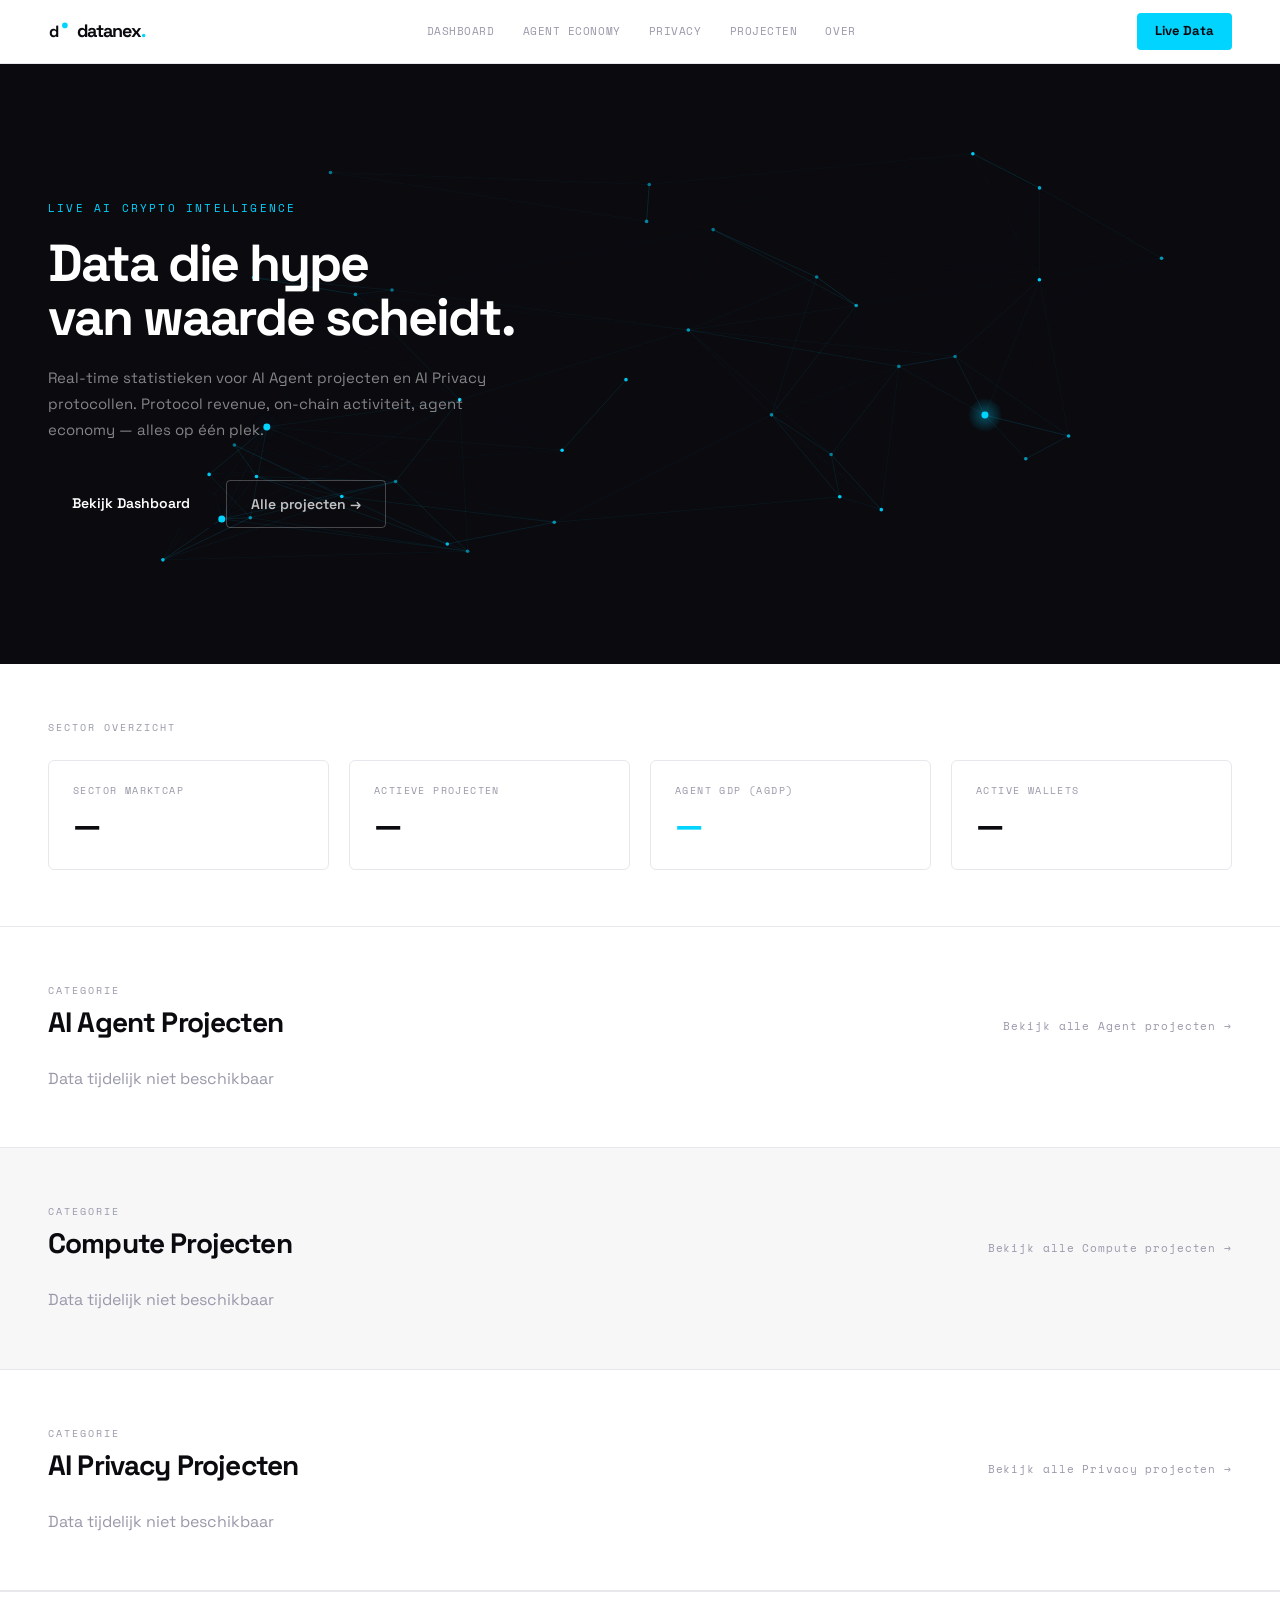
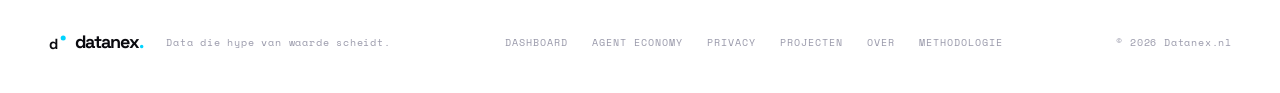
<file: src/index.html>
<!DOCTYPE html>
<html lang="nl">
<head>
  <meta charset="UTF-8">
  <meta name="viewport" content="width=device-width, initial-scale=1.0">
  <title>Datanex — AI Crypto Intelligence</title>
  <meta name="description" content="Real-time statistieken voor AI Agent projecten en AI Privacy protocollen. Hype van waarde scheiden met verifieerbare on-chain data.">
  <link rel="icon" type="image/svg+xml" href="/favicon.svg">
  <link href="https://fonts.googleapis.com/css2?family=Space+Grotesk:wght@300;400;500;600;700&family=Space+Mono:wght@400;700&display=swap" rel="stylesheet">
  <link rel="stylesheet" href="css/style.css">
</head>
<body>

  <!-- ══════════════════════════════════════════
       NAVIGATIE
  ══════════════════════════════════════════ -->
  <nav class="nav">
    <a href="index.html" class="nav-brand">
      <svg width="20" height="20" viewBox="0 0 32 32" fill="none" xmlns="http://www.w3.org/2000/svg">
        <text x="1" y="26" font-family="'Space Grotesk', sans-serif" font-weight="700" font-size="26" fill="#0A0A0F">d</text>
        <circle cx="27" cy="7" r="4.5" fill="#00D4FF"/>
      </svg>
      <span class="nav-logo-text">datanex<span class="dot">.</span></span>
    </a>

    <div class="nav-links">
      <a href="index.html">Dashboard</a>
      <a href="#">Agent Economy</a>
      <a href="#">Privacy</a>
      <a href="#">Projecten</a>
      <a href="#">Over</a>
    </div>

    <a href="#" class="btn-cyan">Live Data</a>
  </nav>


  <!-- ══════════════════════════════════════════
       HERO — Donkere achtergrond + wireframe animatie
  ══════════════════════════════════════════ -->
  <section class="hero">
    <canvas id="hero-canvas"></canvas>

    <div class="hero-content">
      <div class="hero-eyebrow">Live AI Crypto Intelligence</div>
      <h1 class="hero-headline">Data die hype<br>van waarde scheidt.</h1>
      <p class="hero-sub">
        Real-time statistieken voor AI Agent projecten en AI Privacy protocollen.
        Protocol revenue, on-chain activiteit, agent economy — alles op één plek.
      </p>
      <div class="hero-ctas">
        <a href="#" class="btn-black">Bekijk Dashboard</a>
        <a href="#" class="btn-outline-light">Alle projecten →</a>
      </div>
    </div>
  </section>


  <!-- ══════════════════════════════════════════
       KEY STATISTIEKEN — gevuld via main.js
  ══════════════════════════════════════════ -->
  <section class="key-stats">
    <div class="key-stats-inner">
      <div class="section-label">Sector overzicht</div>
      <div class="stats-grid">

        <div class="stat-card">
          <div class="stat-label">Sector Marktcap</div>
          <div class="stat-value" id="stat-marktcap">—</div>
          <div class="stat-delta" id="delta-marktcap"></div>
        </div>

        <div class="stat-card">
          <div class="stat-label">Actieve Projecten</div>
          <div class="stat-value" id="stat-projecten">—</div>
          <div class="stat-delta" id="delta-projecten"></div>
        </div>

        <div class="stat-card">
          <div class="stat-label">Agent GDP (aGDP)</div>
          <div class="stat-value accent" id="stat-gdp">—</div>
          <div class="stat-delta" id="delta-gdp"></div>
        </div>

        <div class="stat-card">
          <div class="stat-label">Active Wallets</div>
          <div class="stat-value" id="stat-wallets">—</div>
          <div class="stat-delta" id="delta-wallets"></div>
        </div>

      </div>
    </div>
  </section>


  <!-- ══════════════════════════════════════════
       AI AGENT PROJECTEN — kaarten via main.js
  ══════════════════════════════════════════ -->
  <section class="projects-section">
    <div class="projects-inner">

      <div class="section-header">
        <div class="section-heading-group">
          <div class="section-label">Categorie</div>
          <h2 class="section-title">AI Agent Projecten</h2>
        </div>
        <a href="#" class="section-link">Bekijk alle Agent projecten →</a>
      </div>

      <div class="projects-grid" id="grid-agent">
        <div class="grid-laadt">Data wordt geladen…</div>
      </div>

    </div>
  </section>


  <!-- ══════════════════════════════════════════
       COMPUTE PROJECTEN — kaarten via main.js
  ══════════════════════════════════════════ -->
  <section class="projects-section alt">
    <div class="projects-inner">

      <div class="section-header">
        <div class="section-heading-group">
          <div class="section-label">Categorie</div>
          <h2 class="section-title">Compute Projecten</h2>
        </div>
        <a href="#" class="section-link">Bekijk alle Compute projecten →</a>
      </div>

      <div class="projects-grid" id="grid-compute">
        <div class="grid-laadt">Data wordt geladen…</div>
      </div>

    </div>
  </section>


  <!-- ══════════════════════════════════════════
       AI PRIVACY PROJECTEN — kaarten via main.js
  ══════════════════════════════════════════ -->
  <section class="projects-section">
    <div class="projects-inner">

      <div class="section-header">
        <div class="section-heading-group">
          <div class="section-label">Categorie</div>
          <h2 class="section-title">AI Privacy Projecten</h2>
        </div>
        <a href="#" class="section-link">Bekijk alle Privacy projecten →</a>
      </div>

      <div class="projects-grid" id="grid-privacy">
        <div class="grid-laadt">Data wordt geladen…</div>
      </div>

    </div>
  </section>


  <!-- ══════════════════════════════════════════
       FOOTER
  ══════════════════════════════════════════ -->
  <footer class="footer">
    <div class="footer-inner">

      <div class="footer-brand">
        <svg width="18" height="18" viewBox="0 0 32 32" fill="none" xmlns="http://www.w3.org/2000/svg">
          <text x="1" y="26" font-family="'Space Grotesk', sans-serif" font-weight="700" font-size="26" fill="#0A0A0F">d</text>
          <circle cx="27" cy="7" r="4.5" fill="#00D4FF"/>
        </svg>
        <span class="nav-logo-text">datanex<span class="dot">.</span></span>
        <span class="footer-tagline">Data die hype van waarde scheidt.</span>
      </div>

      <div class="footer-links">
        <a href="#">Dashboard</a>
        <a href="#">Agent Economy</a>
        <a href="#">Privacy</a>
        <a href="#">Projecten</a>
        <a href="#">Over</a>
        <a href="#">Methodologie</a>
      </div>

      <div class="footer-copy">&copy; 2026 Datanex.nl</div>

    </div>
  </footer>

  <script src="js/main.js"></script>
</body>
</html>
</file>
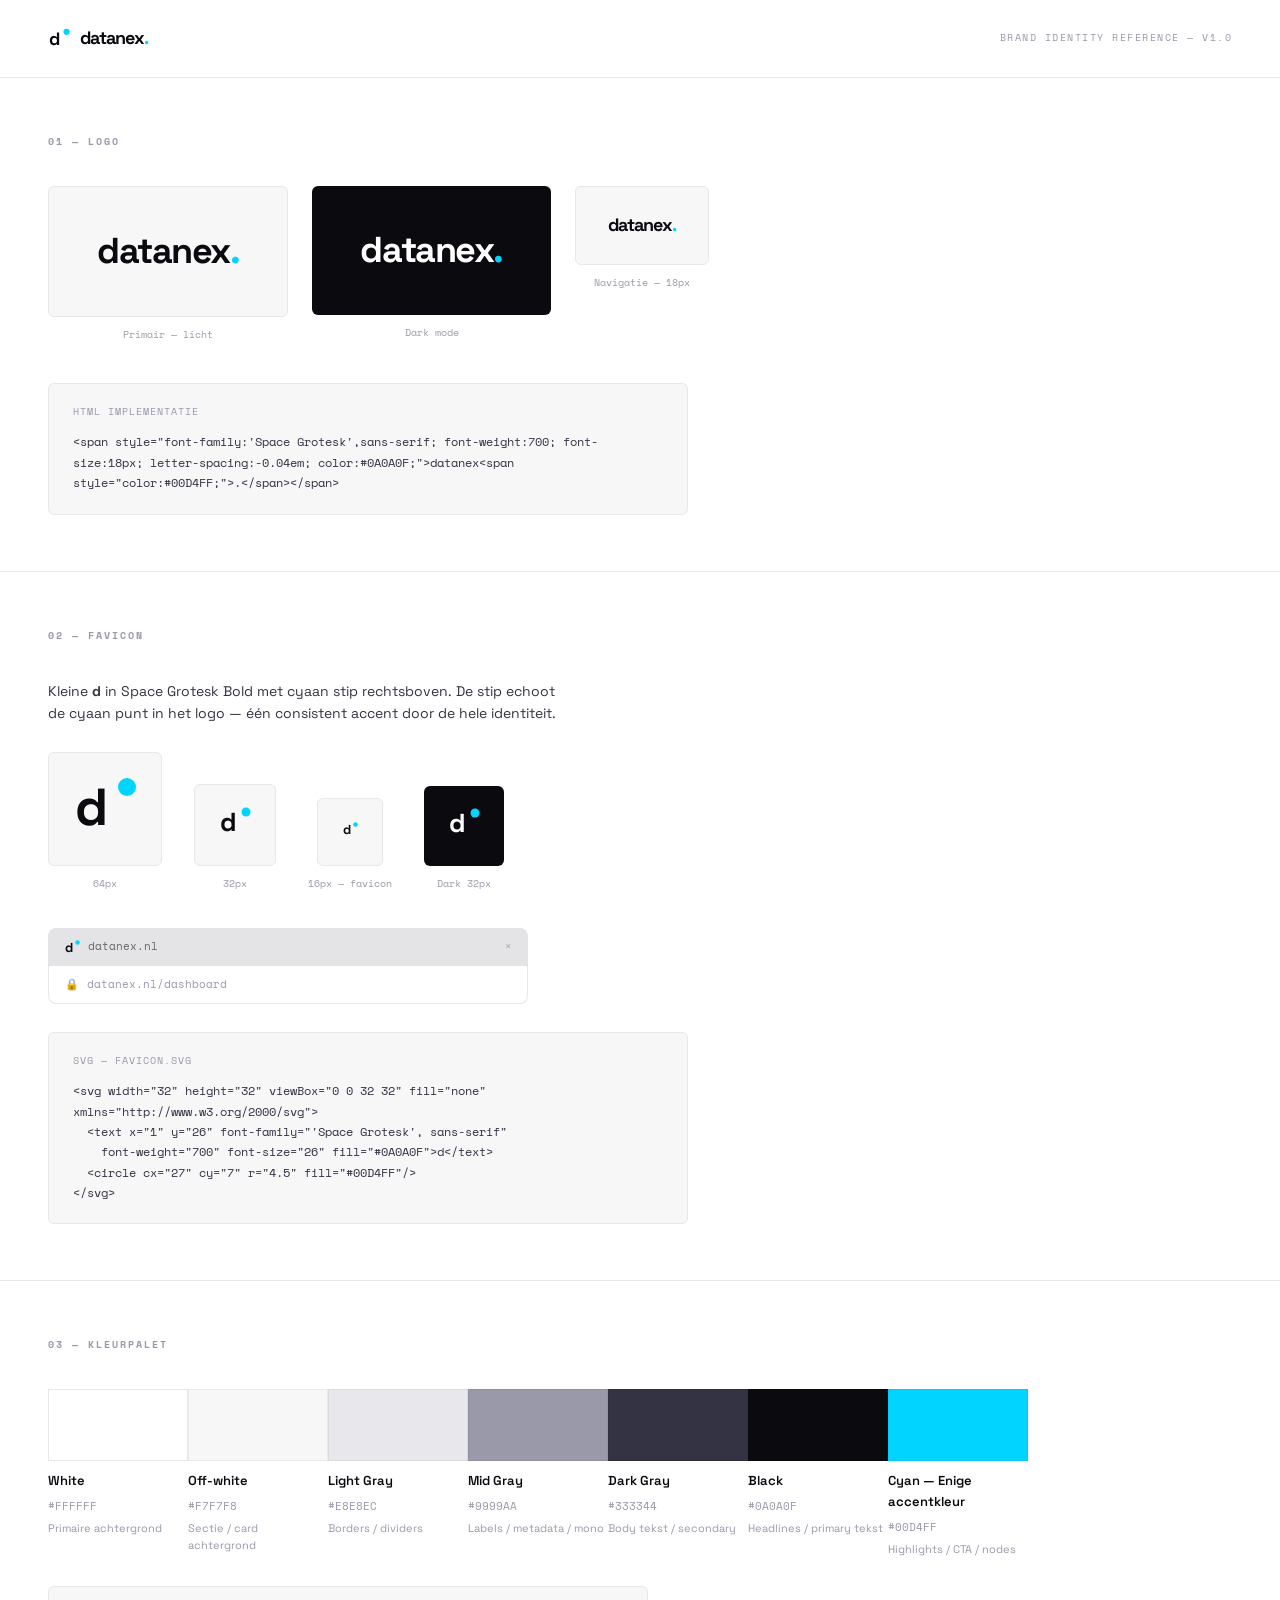
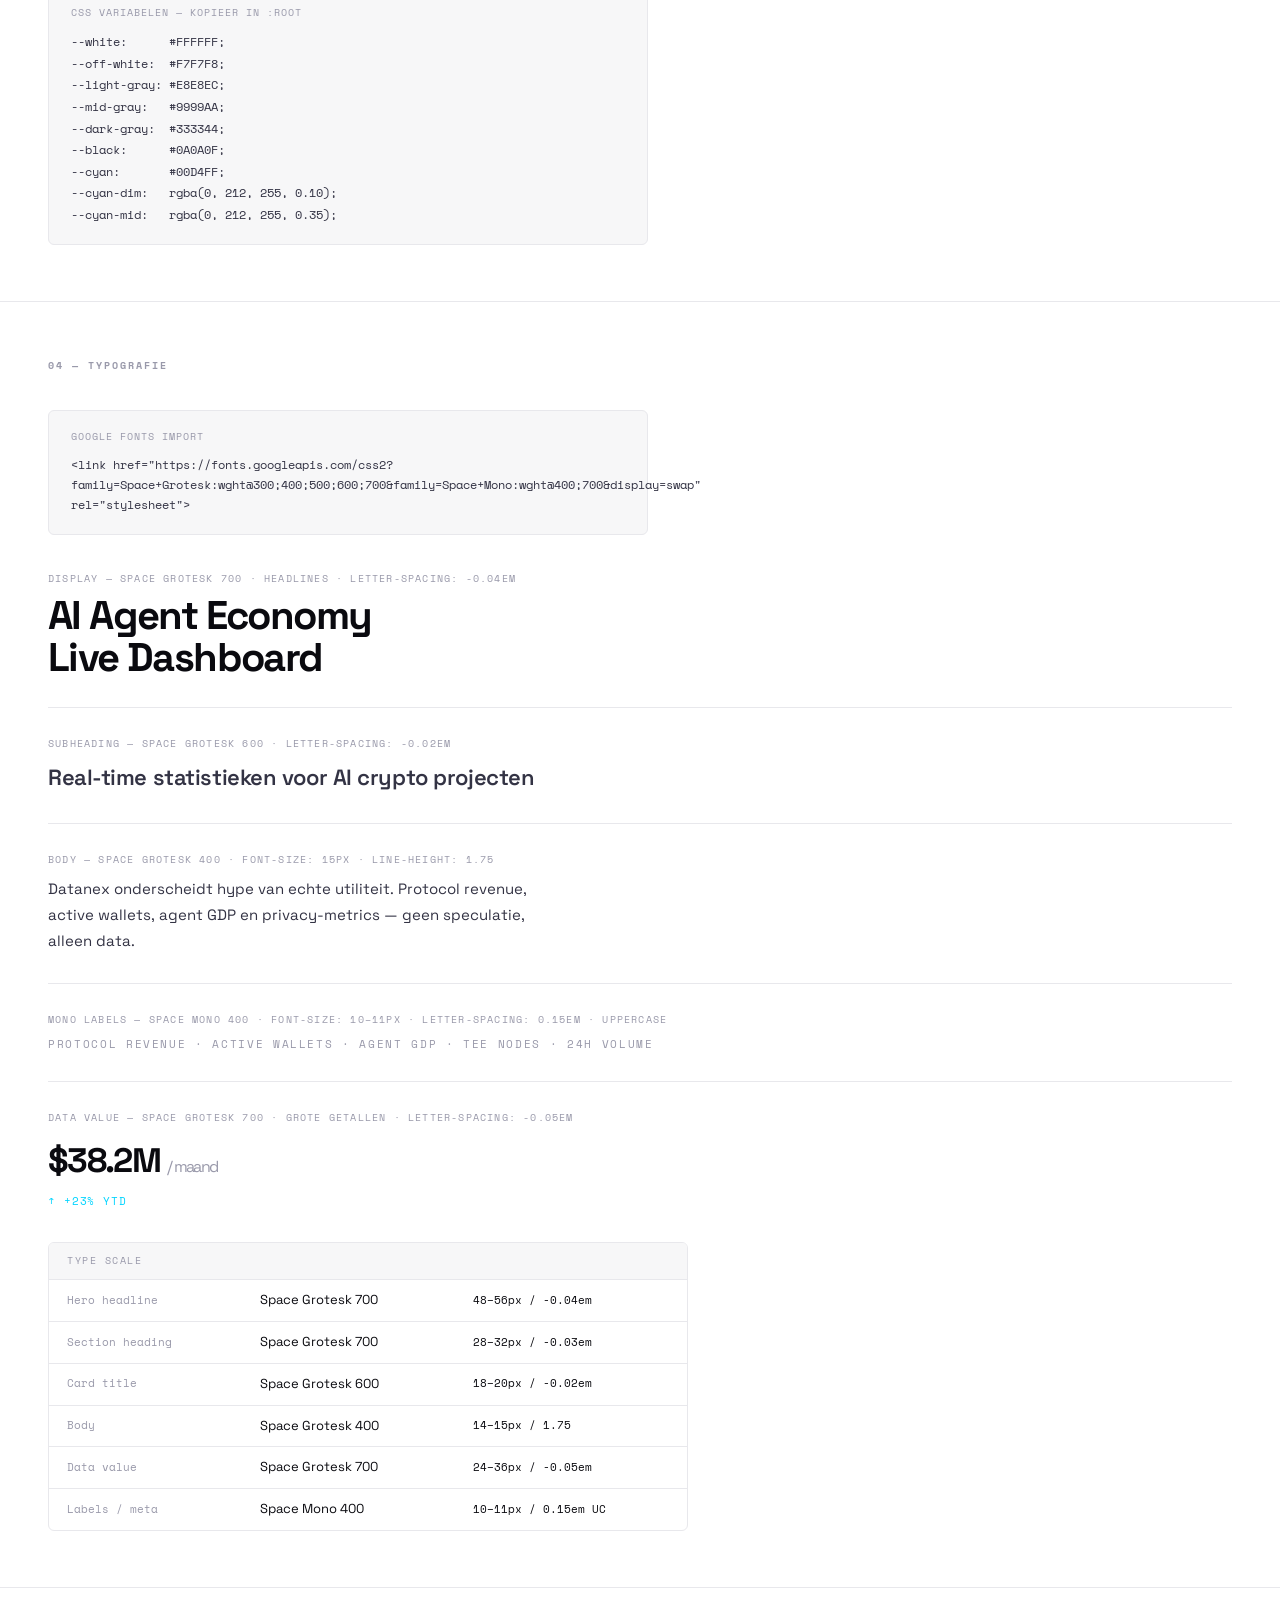
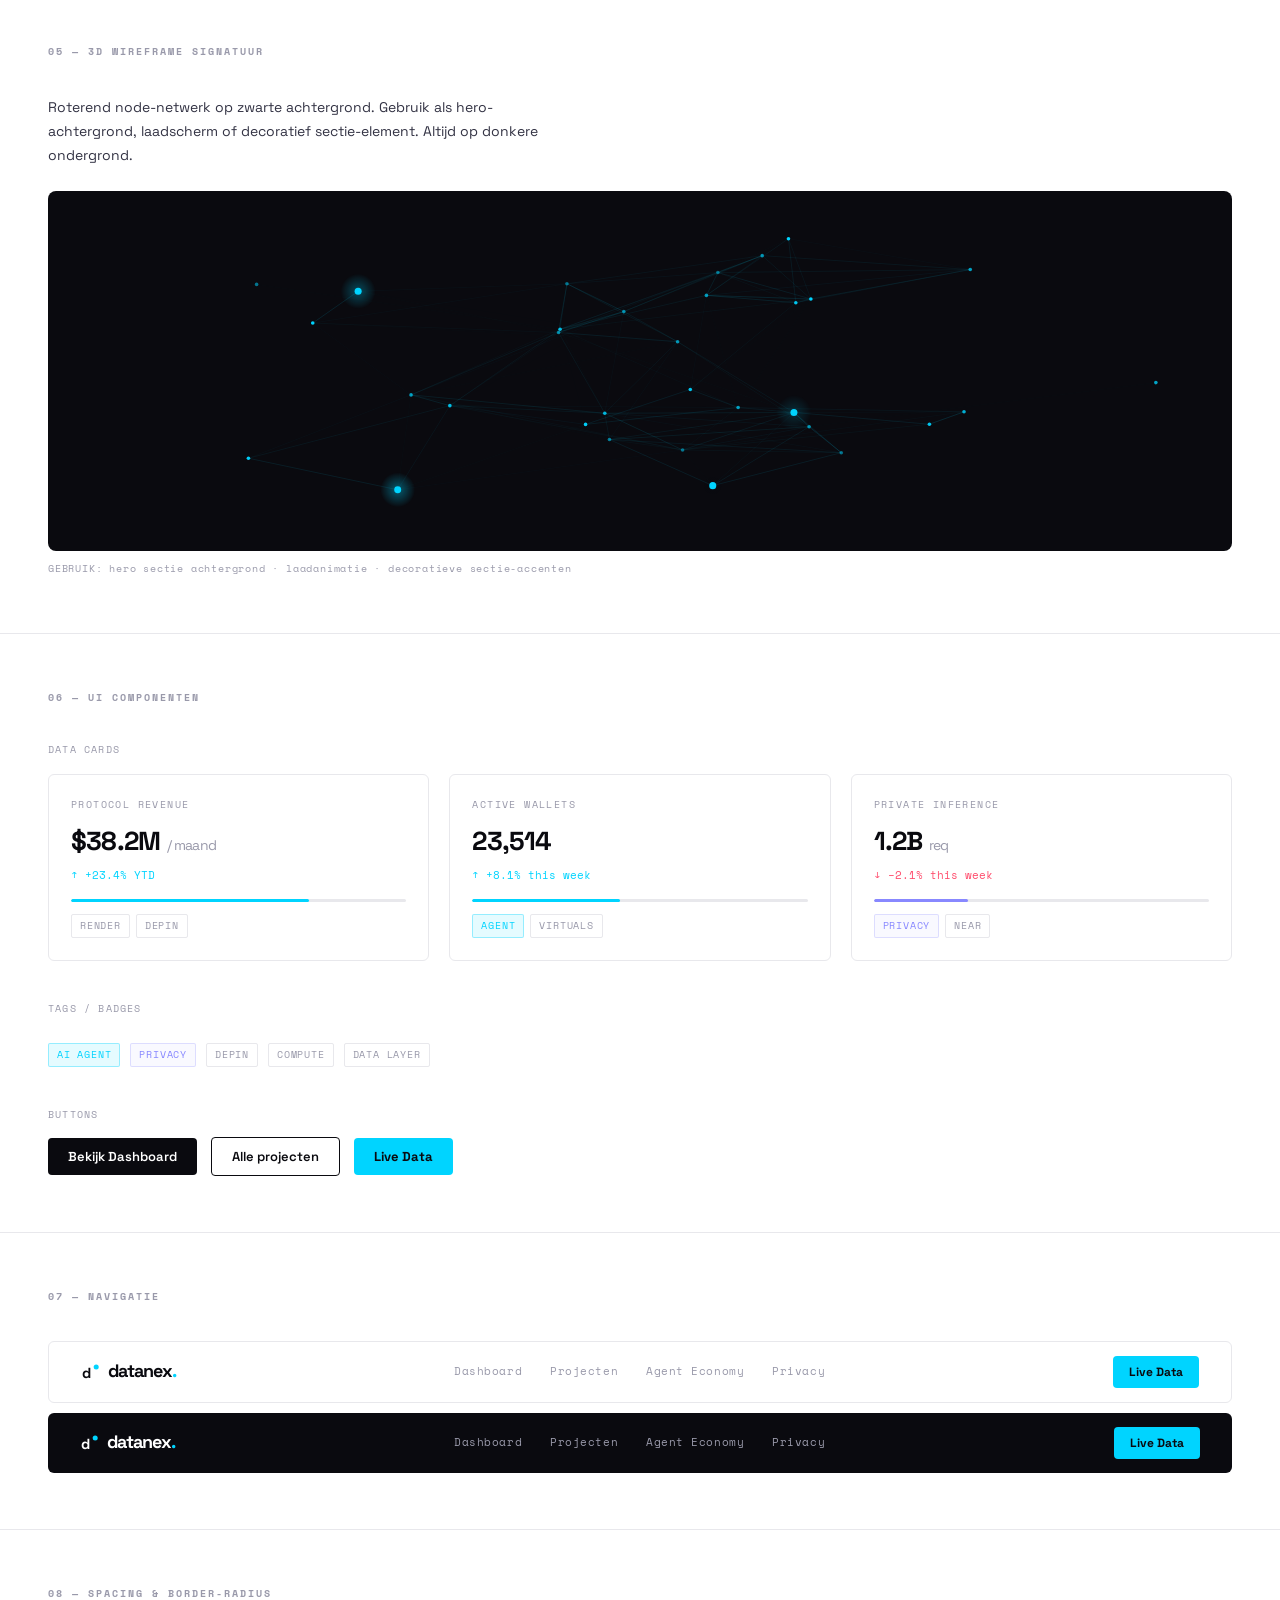
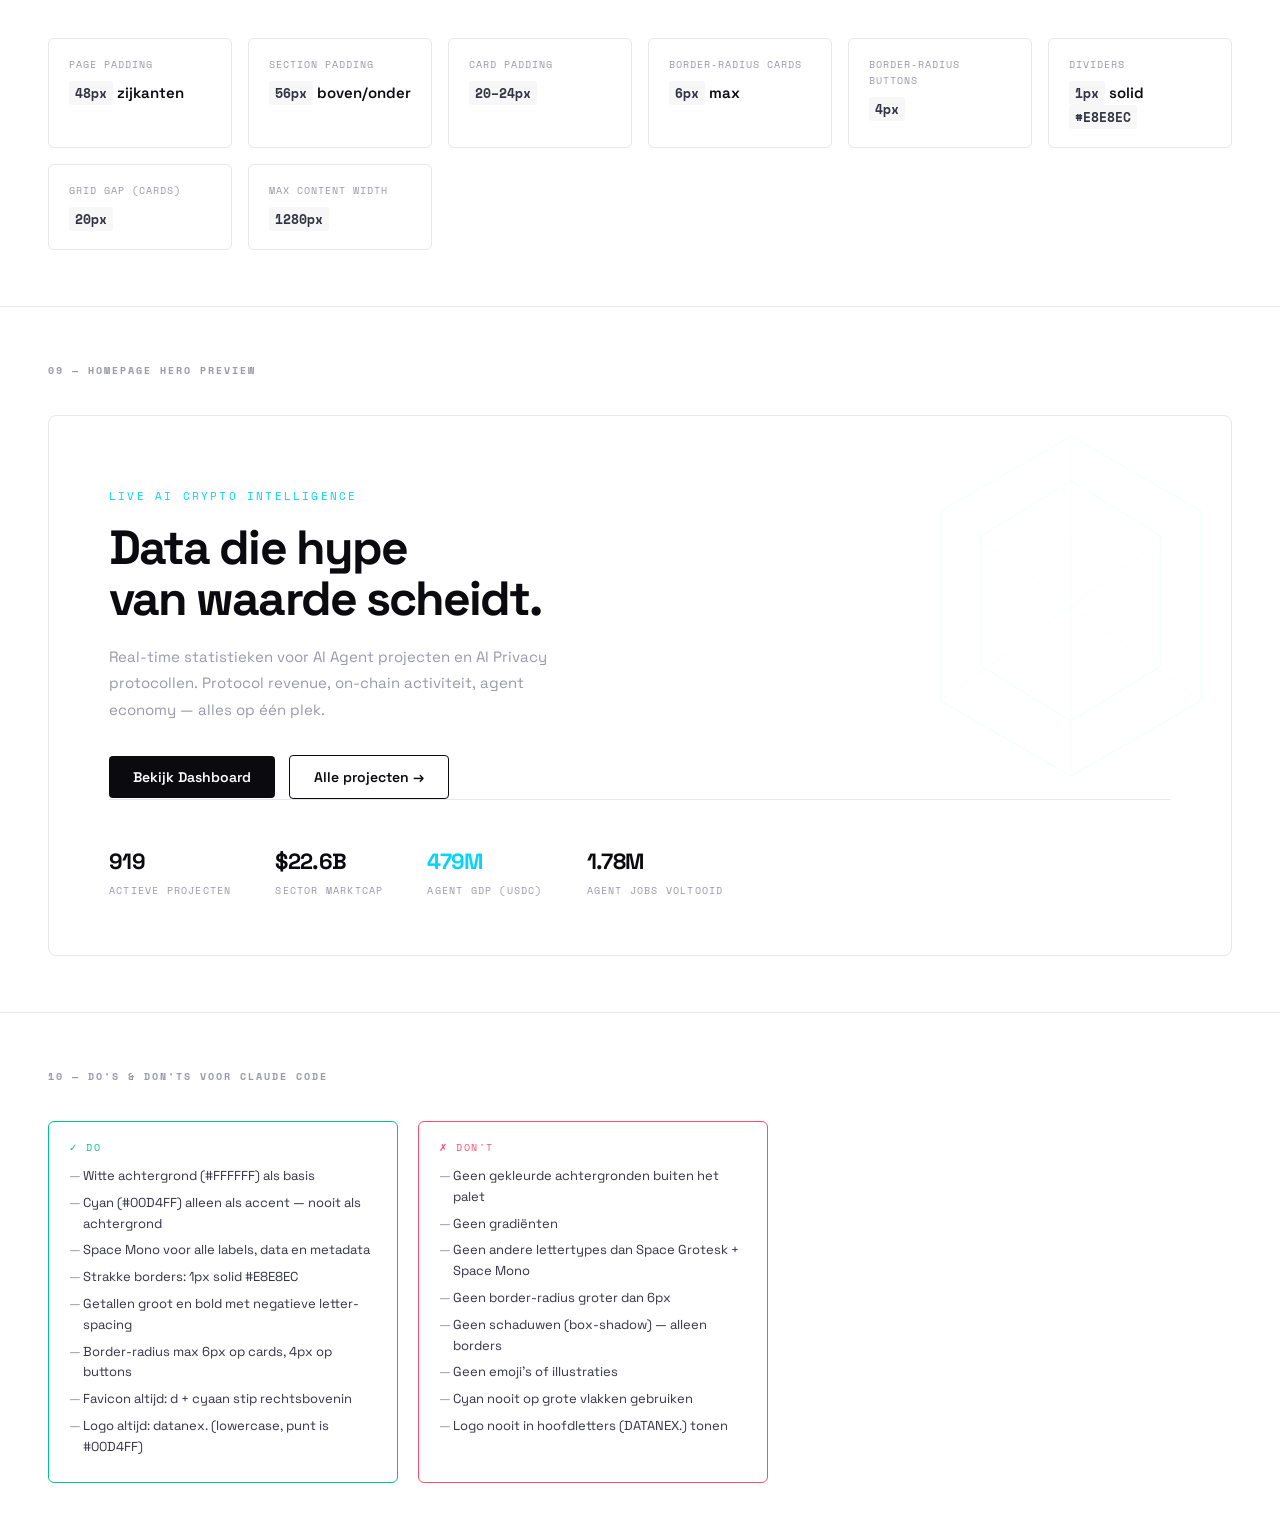
<file: brand/datanex-brand-identity.html>
<!DOCTYPE html>
<html lang="nl">
<head>
<meta charset="UTF-8">
<meta name="viewport" content="width=device-width, initial-scale=1.0">
<title>Datanex — Brand Identity Reference</title>
<link href="https://fonts.googleapis.com/css2?family=Space+Grotesk:wght@300;400;500;600;700&family=Space+Mono:wght@400;700&display=swap" rel="stylesheet">
<style>
  :root {
    --white: #FFFFFF;
    --off-white: #F7F7F8;
    --light-gray: #E8E8EC;
    --mid-gray: #9999AA;
    --dark-gray: #333344;
    --black: #0A0A0F;
    --cyan: #00D4FF;
    --cyan-dim: rgba(0, 212, 255, 0.10);
    --cyan-mid: rgba(0, 212, 255, 0.35);
  }
  * { margin: 0; padding: 0; box-sizing: border-box; }
  body {
    background: var(--white);
    color: var(--black);
    font-family: 'Space Grotesk', sans-serif;
    line-height: 1.6;
  }

  /* ── LAYOUT ── */
  header {
    padding: 24px 48px;
    border-bottom: 1px solid var(--light-gray);
    display: flex;
    align-items: center;
    justify-content: space-between;
  }
  section {
    padding: 56px 48px;
    border-bottom: 1px solid var(--light-gray);
  }
  section h2 {
    font-family: 'Space Mono', monospace;
    font-size: 10px;
    letter-spacing: 0.2em;
    text-transform: uppercase;
    color: var(--mid-gray);
    margin-bottom: 36px;
  }

  /* ── LOGO ── */
  .logo { font-family: 'Space Grotesk', sans-serif; font-weight: 700; letter-spacing: -0.04em; color: var(--black); }
  .logo .dot { color: var(--cyan); }

  /* ── FAVICON MARK ── */
  .favicon-mark { display: inline-flex; align-items: flex-start; position: relative; }

  /* ── COLOR SWATCHES ── */
  .swatch-row { display: flex; flex-wrap: wrap; gap: 0; }
  .swatch { width: 140px; }
  .swatch-block { height: 72px; border: 1px solid rgba(0,0,0,0.05); }
  .swatch-info { padding: 10px 0 0; }
  .swatch-name { font-weight: 600; font-size: 13px; display: block; }
  .swatch-hex { font-family: 'Space Mono', monospace; font-size: 11px; color: var(--mid-gray); }
  .swatch-role { font-size: 11px; color: var(--mid-gray); display: block; margin-top: 2px; }

  /* ── TYPE ── */
  .type-row + .type-row { margin-top: 28px; padding-top: 28px; border-top: 1px solid var(--light-gray); }
  .type-meta { font-family: 'Space Mono', monospace; font-size: 10px; color: var(--mid-gray); letter-spacing: 0.12em; text-transform: uppercase; margin-bottom: 8px; }

  /* ── COMPONENTS ── */
  .comp-grid { display: grid; grid-template-columns: repeat(auto-fit, minmax(260px, 1fr)); gap: 20px; }
  .card { border: 1px solid var(--light-gray); border-radius: 6px; padding: 22px; }
  .card-label { font-family: 'Space Mono', monospace; font-size: 10px; letter-spacing: 0.14em; text-transform: uppercase; color: var(--mid-gray); margin-bottom: 8px; }
  .card-value { font-size: 26px; font-weight: 700; letter-spacing: -0.03em; }
  .card-delta { font-family: 'Space Mono', monospace; font-size: 11px; color: var(--cyan); margin-top: 4px; }
  .card-delta.neg { color: #FF4D6D; }
  .bar { height: 3px; background: var(--light-gray); border-radius: 2px; margin-top: 14px; overflow: hidden; }
  .bar-fill { height: 100%; background: var(--cyan); border-radius: 2px; }
  .tag { display: inline-block; font-family: 'Space Mono', monospace; font-size: 10px; letter-spacing: 0.08em; text-transform: uppercase; padding: 3px 8px; border-radius: 2px; margin-top: 12px; margin-right: 6px; }
  .tag-agent { background: var(--cyan-dim); color: var(--cyan); border: 1px solid var(--cyan-mid); }
  .tag-privacy { background: rgba(180,180,255,0.08); color: #8888FF; border: 1px solid rgba(136,136,255,0.25); }
  .tag-neutral { background: transparent; color: var(--mid-gray); border: 1px solid var(--light-gray); }

  .btn-black { display: inline-block; background: var(--black); color: var(--white); font-family: 'Space Grotesk', sans-serif; font-size: 13px; font-weight: 600; padding: 10px 20px; border-radius: 4px; border: none; cursor: pointer; }
  .btn-outline { display: inline-block; background: transparent; color: var(--black); font-family: 'Space Grotesk', sans-serif; font-size: 13px; font-weight: 600; padding: 10px 20px; border-radius: 4px; border: 1.5px solid var(--black); cursor: pointer; margin-left: 10px; }
  .btn-cyan { display: inline-block; background: var(--cyan); color: var(--black); font-family: 'Space Grotesk', sans-serif; font-size: 13px; font-weight: 700; padding: 10px 20px; border-radius: 4px; border: none; cursor: pointer; margin-left: 10px; }

  /* ── WIREFRAME ── */
  .wireframe-wrap { background: var(--black); border-radius: 8px; overflow: hidden; height: 360px; position: relative; }
  canvas { width: 100%; height: 100%; display: block; }

  /* ── HERO PREVIEW ── */
  .hero { background: var(--white); border: 1px solid var(--light-gray); border-radius: 8px; overflow: hidden; }
  .hero-inner { padding: 72px 60px 56px; position: relative; }
  .hero-eyebrow { font-family: 'Space Mono', monospace; font-size: 11px; letter-spacing: 0.2em; text-transform: uppercase; color: var(--cyan); margin-bottom: 18px; }
  .hero-headline { font-size: 48px; font-weight: 700; letter-spacing: -0.04em; line-height: 1.05; max-width: 540px; margin-bottom: 20px; }
  .hero-sub { font-size: 15px; color: var(--mid-gray); max-width: 440px; line-height: 1.75; margin-bottom: 32px; }
  .hero-stats { display: flex; gap: 44px; padding-top: 44px; border-top: 1px solid var(--light-gray); flex-wrap: wrap; }
  .hero-stat-val { font-size: 22px; font-weight: 700; letter-spacing: -0.03em; }
  .hero-stat-val.accent { color: var(--cyan); }
  .hero-stat-label { font-family: 'Space Mono', monospace; font-size: 10px; letter-spacing: 0.12em; text-transform: uppercase; color: var(--mid-gray); margin-top: 4px; }

  /* ── NAV PREVIEW ── */
  .nav-preview { display: flex; align-items: center; justify-content: space-between; padding: 14px 32px; border: 1px solid var(--light-gray); border-radius: 6px; }
  .nav-links { display: flex; gap: 28px; font-family: 'Space Mono', monospace; font-size: 11px; color: var(--mid-gray); letter-spacing: 0.05em; }

  /* ── SPACING / RADIUS ── */
  .spec-grid { display: grid; grid-template-columns: repeat(auto-fit, minmax(180px, 1fr)); gap: 16px; }
  .spec-item { border: 1px solid var(--light-gray); border-radius: 6px; padding: 18px 20px; }
  .spec-item .spec-label { font-family: 'Space Mono', monospace; font-size: 10px; color: var(--mid-gray); letter-spacing: 0.1em; text-transform: uppercase; margin-bottom: 8px; }
  .spec-item .spec-val { font-size: 15px; font-weight: 600; }
  .spec-item code { font-family: 'Space Mono', monospace; font-size: 13px; color: var(--dark-gray); background: var(--off-white); padding: 2px 6px; border-radius: 3px; }

  /* ── DO / DON'T ── */
  .rules-grid { display: grid; grid-template-columns: 1fr 1fr; gap: 20px; max-width: 720px; }
  .rule-do { border: 1.5px solid #00C48C; border-radius: 6px; padding: 18px 20px; }
  .rule-dont { border: 1.5px solid #FF4D6D; border-radius: 6px; padding: 18px 20px; }
  .rule-head { font-family: 'Space Mono', monospace; font-size: 10px; letter-spacing: 0.15em; text-transform: uppercase; margin-bottom: 10px; }
  .rule-do .rule-head { color: #00C48C; }
  .rule-dont .rule-head { color: #FF4D6D; }
  .rule-item { font-size: 13px; color: var(--dark-gray); line-height: 1.6; margin-bottom: 6px; padding-left: 14px; position: relative; }
  .rule-item::before { content: '—'; position: absolute; left: 0; color: var(--mid-gray); }
</style>
</head>
<body>

<!-- ══════════════════════════════════════════
     HEADER
══════════════════════════════════════════ -->
<header>
  <div style="display:flex; align-items:center; gap:10px;">
    <!-- Favicon mark inline -->
    <svg width="22" height="22" viewBox="0 0 32 32" fill="none" xmlns="http://www.w3.org/2000/svg">
      <text x="1" y="26" font-family="'Space Grotesk', sans-serif" font-weight="700" font-size="26" fill="#0A0A0F">d</text>
      <circle cx="27" cy="7" r="4.5" fill="#00D4FF"/>
    </svg>
    <span class="logo" style="font-size:18px;">datanex<span class="dot">.</span></span>
  </div>
  <span style="font-family:'Space Mono',monospace; font-size:10px; letter-spacing:0.15em; color:var(--mid-gray); text-transform:uppercase;">Brand Identity Reference — v1.0</span>
</header>


<!-- ══════════════════════════════════════════
     1. LOGO
══════════════════════════════════════════ -->
<section>
  <h2>01 — Logo</h2>

  <div style="display:flex; flex-wrap:wrap; gap:24px; margin-bottom:40px;">

    <!-- Licht groot -->
    <div style="display:flex; flex-direction:column; align-items:center; gap:10px;">
      <div style="background:var(--off-white); border:1px solid var(--light-gray); border-radius:6px; padding:36px 48px;">
        <span class="logo" style="font-size:36px;">datanex<span class="dot">.</span></span>
      </div>
      <span style="font-family:'Space Mono',monospace; font-size:10px; color:var(--mid-gray);">Primair — licht</span>
    </div>

    <!-- Donker groot -->
    <div style="display:flex; flex-direction:column; align-items:center; gap:10px;">
      <div style="background:var(--black); border-radius:6px; padding:36px 48px;">
        <span class="logo" style="font-size:36px; color:#FFFFFF;">datanex<span class="dot">.</span></span>
      </div>
      <span style="font-family:'Space Mono',monospace; font-size:10px; color:var(--mid-gray);">Dark mode</span>
    </div>

    <!-- Kleine nav versie -->
    <div style="display:flex; flex-direction:column; align-items:center; gap:10px;">
      <div style="background:var(--off-white); border:1px solid var(--light-gray); border-radius:6px; padding:24px 32px;">
        <span class="logo" style="font-size:18px;">datanex<span class="dot">.</span></span>
      </div>
      <span style="font-family:'Space Mono',monospace; font-size:10px; color:var(--mid-gray);">Navigatie — 18px</span>
    </div>

  </div>

  <!-- Logo SVG code voor Claude Code -->
  <div style="background:var(--off-white); border:1px solid var(--light-gray); border-radius:6px; padding:20px 24px; max-width:640px;">
    <div style="font-family:'Space Mono',monospace; font-size:10px; color:var(--mid-gray); letter-spacing:0.1em; text-transform:uppercase; margin-bottom:12px;">HTML implementatie</div>
    <pre style="font-family:'Space Mono',monospace; font-size:12px; color:var(--dark-gray); line-height:1.7; white-space:pre-wrap;">&lt;span style="font-family:'Space Grotesk',sans-serif; font-weight:700; font-size:18px; letter-spacing:-0.04em; color:#0A0A0F;"&gt;datanex&lt;span style="color:#00D4FF;"&gt;.&lt;/span&gt;&lt;/span&gt;</pre>
  </div>
</section>


<!-- ══════════════════════════════════════════
     2. FAVICON
══════════════════════════════════════════ -->
<section>
  <h2>02 — Favicon</h2>
  <p style="font-size:14px; color:var(--dark-gray); margin-bottom:28px; max-width:520px;">Kleine <strong>d</strong> in Space Grotesk Bold met cyaan stip rechtsboven. De stip echoot de cyaan punt in het logo — één consistent accent door de hele identiteit.</p>

  <div style="display:flex; align-items:flex-end; gap:32px; flex-wrap:wrap; margin-bottom:36px;">

    <div style="display:flex; flex-direction:column; align-items:center; gap:10px;">
      <div style="background:var(--off-white); border:1px solid var(--light-gray); border-radius:6px; padding:20px 24px;">
        <svg width="64" height="64" viewBox="0 0 32 32" fill="none">
          <text x="1" y="26" font-family="'Space Grotesk', sans-serif" font-weight="700" font-size="26" fill="#0A0A0F">d</text>
          <circle cx="27" cy="7" r="4.5" fill="#00D4FF"/>
        </svg>
      </div>
      <span style="font-family:'Space Mono',monospace; font-size:10px; color:var(--mid-gray);">64px</span>
    </div>

    <div style="display:flex; flex-direction:column; align-items:center; gap:10px;">
      <div style="background:var(--off-white); border:1px solid var(--light-gray); border-radius:6px; padding:20px 24px;">
        <svg width="32" height="32" viewBox="0 0 32 32" fill="none">
          <text x="1" y="26" font-family="'Space Grotesk', sans-serif" font-weight="700" font-size="26" fill="#0A0A0F">d</text>
          <circle cx="27" cy="7" r="4.5" fill="#00D4FF"/>
        </svg>
      </div>
      <span style="font-family:'Space Mono',monospace; font-size:10px; color:var(--mid-gray);">32px</span>
    </div>

    <div style="display:flex; flex-direction:column; align-items:center; gap:10px;">
      <div style="background:var(--off-white); border:1px solid var(--light-gray); border-radius:6px; padding:20px 24px;">
        <svg width="16" height="16" viewBox="0 0 32 32" fill="none">
          <text x="1" y="26" font-family="'Space Grotesk', sans-serif" font-weight="700" font-size="26" fill="#0A0A0F">d</text>
          <circle cx="27" cy="7" r="4.5" fill="#00D4FF"/>
        </svg>
      </div>
      <span style="font-family:'Space Mono',monospace; font-size:10px; color:var(--mid-gray);">16px — favicon</span>
    </div>

    <div style="display:flex; flex-direction:column; align-items:center; gap:10px;">
      <div style="background:var(--black); border-radius:6px; padding:20px 24px;">
        <svg width="32" height="32" viewBox="0 0 32 32" fill="none">
          <text x="1" y="26" font-family="'Space Grotesk', sans-serif" font-weight="700" font-size="26" fill="#FFFFFF">d</text>
          <circle cx="27" cy="7" r="4.5" fill="#00D4FF"/>
        </svg>
      </div>
      <span style="font-family:'Space Mono',monospace; font-size:10px; color:var(--mid-gray);">Dark 32px</span>
    </div>

  </div>

  <!-- Browser simulatie -->
  <div style="background:#E4E4E7; border-radius:8px 8px 0 0; padding:10px 16px; display:flex; align-items:center; gap:8px; max-width:480px;">
    <svg width="16" height="16" viewBox="0 0 32 32" fill="none">
      <text x="1" y="26" font-family="'Space Grotesk', sans-serif" font-weight="700" font-size="26" fill="#0A0A0F">d</text>
      <circle cx="27" cy="7" r="4.5" fill="#00D4FF"/>
    </svg>
    <span style="font-family:'Space Mono',monospace; font-size:11px; color:#666;">datanex.nl</span>
    <span style="font-family:'Space Mono',monospace; font-size:11px; color:#aaa; margin-left:auto;">×</span>
  </div>
  <div style="background:white; border:1px solid var(--light-gray); border-top:none; border-radius:0 0 8px 8px; padding:10px 16px; max-width:480px; display:flex; align-items:center; gap:8px;">
    <span style="font-size:11px; color:#aaa;">🔒</span>
    <span style="font-family:'Space Mono',monospace; font-size:11px; color:var(--mid-gray);">datanex.nl/dashboard</span>
  </div>

  <!-- Favicon SVG code -->
  <div style="background:var(--off-white); border:1px solid var(--light-gray); border-radius:6px; padding:20px 24px; max-width:640px; margin-top:28px;">
    <div style="font-family:'Space Mono',monospace; font-size:10px; color:var(--mid-gray); letter-spacing:0.1em; text-transform:uppercase; margin-bottom:12px;">SVG — favicon.svg</div>
    <pre style="font-family:'Space Mono',monospace; font-size:12px; color:var(--dark-gray); line-height:1.7; white-space:pre-wrap;">&lt;svg width="32" height="32" viewBox="0 0 32 32" fill="none" xmlns="http://www.w3.org/2000/svg"&gt;
  &lt;text x="1" y="26" font-family="'Space Grotesk', sans-serif"
    font-weight="700" font-size="26" fill="#0A0A0F"&gt;d&lt;/text&gt;
  &lt;circle cx="27" cy="7" r="4.5" fill="#00D4FF"/&gt;
&lt;/svg&gt;</pre>
  </div>
</section>


<!-- ══════════════════════════════════════════
     3. KLEUREN
══════════════════════════════════════════ -->
<section>
  <h2>03 — Kleurpalet</h2>
  <div class="swatch-row">
    <div class="swatch">
      <div class="swatch-block" style="background:#FFFFFF; border:1px solid #E8E8EC;"></div>
      <div class="swatch-info">
        <span class="swatch-name">White</span>
        <span class="swatch-hex">#FFFFFF</span>
        <span class="swatch-role">Primaire achtergrond</span>
      </div>
    </div>
    <div class="swatch">
      <div class="swatch-block" style="background:#F7F7F8;"></div>
      <div class="swatch-info">
        <span class="swatch-name">Off-white</span>
        <span class="swatch-hex">#F7F7F8</span>
        <span class="swatch-role">Sectie / card achtergrond</span>
      </div>
    </div>
    <div class="swatch">
      <div class="swatch-block" style="background:#E8E8EC;"></div>
      <div class="swatch-info">
        <span class="swatch-name">Light Gray</span>
        <span class="swatch-hex">#E8E8EC</span>
        <span class="swatch-role">Borders / dividers</span>
      </div>
    </div>
    <div class="swatch">
      <div class="swatch-block" style="background:#9999AA;"></div>
      <div class="swatch-info">
        <span class="swatch-name">Mid Gray</span>
        <span class="swatch-hex">#9999AA</span>
        <span class="swatch-role">Labels / metadata / mono</span>
      </div>
    </div>
    <div class="swatch">
      <div class="swatch-block" style="background:#333344;"></div>
      <div class="swatch-info">
        <span class="swatch-name">Dark Gray</span>
        <span class="swatch-hex">#333344</span>
        <span class="swatch-role">Body tekst / secondary</span>
      </div>
    </div>
    <div class="swatch">
      <div class="swatch-block" style="background:#0A0A0F;"></div>
      <div class="swatch-info">
        <span class="swatch-name">Black</span>
        <span class="swatch-hex">#0A0A0F</span>
        <span class="swatch-role">Headlines / primary tekst</span>
      </div>
    </div>
    <div class="swatch">
      <div class="swatch-block" style="background:#00D4FF;"></div>
      <div class="swatch-info">
        <span class="swatch-name">Cyan — Enige accentkleur</span>
        <span class="swatch-hex">#00D4FF</span>
        <span class="swatch-role">Highlights / CTA / nodes</span>
      </div>
    </div>
  </div>

  <div style="margin-top:28px; background:var(--off-white); border:1px solid var(--light-gray); border-radius:6px; padding:18px 22px; max-width:600px;">
    <div style="font-family:'Space Mono',monospace; font-size:10px; color:var(--mid-gray); letter-spacing:0.1em; text-transform:uppercase; margin-bottom:10px;">CSS variabelen — kopieer in :root</div>
    <pre style="font-family:'Space Mono',monospace; font-size:12px; color:var(--dark-gray); line-height:1.8; white-space:pre-wrap;">--white:      #FFFFFF;
--off-white:  #F7F7F8;
--light-gray: #E8E8EC;
--mid-gray:   #9999AA;
--dark-gray:  #333344;
--black:      #0A0A0F;
--cyan:       #00D4FF;
--cyan-dim:   rgba(0, 212, 255, 0.10);
--cyan-mid:   rgba(0, 212, 255, 0.35);</pre>
  </div>
</section>


<!-- ══════════════════════════════════════════
     4. TYPOGRAFIE
══════════════════════════════════════════ -->
<section>
  <h2>04 — Typografie</h2>

  <div style="background:var(--off-white); border:1px solid var(--light-gray); border-radius:6px; padding:18px 22px; max-width:600px; margin-bottom:36px;">
    <div style="font-family:'Space Mono',monospace; font-size:10px; color:var(--mid-gray); letter-spacing:0.1em; text-transform:uppercase; margin-bottom:10px;">Google Fonts import</div>
    <pre style="font-family:'Space Mono',monospace; font-size:12px; color:var(--dark-gray); line-height:1.7; white-space:pre-wrap;">&lt;link href="https://fonts.googleapis.com/css2?family=Space+Grotesk:wght@300;400;500;600;700&family=Space+Mono:wght@400;700&display=swap" rel="stylesheet"&gt;</pre>
  </div>

  <div class="type-row">
    <div class="type-meta">Display — Space Grotesk 700 · Headlines · letter-spacing: -0.04em</div>
    <div style="font-size:40px; font-weight:700; letter-spacing:-0.04em; line-height:1.05;">AI Agent Economy<br>Live Dashboard</div>
  </div>

  <div class="type-row">
    <div class="type-meta">Subheading — Space Grotesk 600 · letter-spacing: -0.02em</div>
    <div style="font-size:22px; font-weight:600; letter-spacing:-0.02em; color:var(--dark-gray);">Real-time statistieken voor AI crypto projecten</div>
  </div>

  <div class="type-row">
    <div class="type-meta">Body — Space Grotesk 400 · font-size: 15px · line-height: 1.75</div>
    <div style="font-size:15px; color:var(--dark-gray); line-height:1.75; max-width:500px;">Datanex onderscheidt hype van echte utiliteit. Protocol revenue, active wallets, agent GDP en privacy-metrics — geen speculatie, alleen data.</div>
  </div>

  <div class="type-row">
    <div class="type-meta">Mono labels — Space Mono 400 · font-size: 10–11px · letter-spacing: 0.15em · UPPERCASE</div>
    <div style="font-family:'Space Mono',monospace; font-size:11px; color:var(--mid-gray); letter-spacing:0.15em; text-transform:uppercase;">PROTOCOL REVENUE · ACTIVE WALLETS · AGENT GDP · TEE NODES · 24H VOLUME</div>
  </div>

  <div class="type-row">
    <div class="type-meta">Data value — Space Grotesk 700 · Grote getallen · letter-spacing: -0.05em</div>
    <div style="font-size:34px; font-weight:700; letter-spacing:-0.05em;">$38.2M <span style="font-size:16px; font-weight:400; color:var(--mid-gray);">/ maand</span></div>
    <div style="font-family:'Space Mono',monospace; font-size:11px; color:var(--cyan); margin-top:4px; letter-spacing:0.08em;">↑ +23% YTD</div>
  </div>

  <!-- Type scale tabel -->
  <div style="margin-top:32px; border:1px solid var(--light-gray); border-radius:6px; overflow:hidden; max-width:640px;">
    <div style="background:var(--off-white); padding:10px 18px; font-family:'Space Mono',monospace; font-size:10px; letter-spacing:0.15em; text-transform:uppercase; color:var(--mid-gray); border-bottom:1px solid var(--light-gray);">Type scale</div>
    <table style="width:100%; border-collapse:collapse; font-size:13px;">
      <tr style="border-bottom:1px solid var(--light-gray);">
        <td style="padding:10px 18px; font-family:'Space Mono',monospace; font-size:11px; color:var(--mid-gray);">Hero headline</td>
        <td style="padding:10px 18px;">Space Grotesk 700</td>
        <td style="padding:10px 18px; font-family:'Space Mono',monospace; font-size:11px;">48–56px / -0.04em</td>
      </tr>
      <tr style="border-bottom:1px solid var(--light-gray);">
        <td style="padding:10px 18px; font-family:'Space Mono',monospace; font-size:11px; color:var(--mid-gray);">Section heading</td>
        <td style="padding:10px 18px;">Space Grotesk 700</td>
        <td style="padding:10px 18px; font-family:'Space Mono',monospace; font-size:11px;">28–32px / -0.03em</td>
      </tr>
      <tr style="border-bottom:1px solid var(--light-gray);">
        <td style="padding:10px 18px; font-family:'Space Mono',monospace; font-size:11px; color:var(--mid-gray);">Card title</td>
        <td style="padding:10px 18px;">Space Grotesk 600</td>
        <td style="padding:10px 18px; font-family:'Space Mono',monospace; font-size:11px;">18–20px / -0.02em</td>
      </tr>
      <tr style="border-bottom:1px solid var(--light-gray);">
        <td style="padding:10px 18px; font-family:'Space Mono',monospace; font-size:11px; color:var(--mid-gray);">Body</td>
        <td style="padding:10px 18px;">Space Grotesk 400</td>
        <td style="padding:10px 18px; font-family:'Space Mono',monospace; font-size:11px;">14–15px / 1.75</td>
      </tr>
      <tr style="border-bottom:1px solid var(--light-gray);">
        <td style="padding:10px 18px; font-family:'Space Mono',monospace; font-size:11px; color:var(--mid-gray);">Data value</td>
        <td style="padding:10px 18px;">Space Grotesk 700</td>
        <td style="padding:10px 18px; font-family:'Space Mono',monospace; font-size:11px;">24–36px / -0.05em</td>
      </tr>
      <tr>
        <td style="padding:10px 18px; font-family:'Space Mono',monospace; font-size:11px; color:var(--mid-gray);">Labels / meta</td>
        <td style="padding:10px 18px;">Space Mono 400</td>
        <td style="padding:10px 18px; font-family:'Space Mono',monospace; font-size:11px;">10–11px / 0.15em UC</td>
      </tr>
    </table>
  </div>
</section>


<!-- ══════════════════════════════════════════
     5. WIREFRAME SIGNATUUR
══════════════════════════════════════════ -->
<section>
  <h2>05 — 3D Wireframe Signatuur</h2>
  <p style="font-size:14px; color:var(--dark-gray); max-width:520px; margin-bottom:24px; line-height:1.7;">Roterend node-netwerk op zwarte achtergrond. Gebruik als hero-achtergrond, laadscherm of decoratief sectie-element. Altijd op donkere ondergrond.</p>
  <div class="wireframe-wrap">
    <canvas id="wf"></canvas>
  </div>
  <p style="font-family:'Space Mono',monospace; font-size:10px; color:var(--mid-gray); margin-top:10px; letter-spacing:0.08em;">GEBRUIK: hero sectie achtergrond · laadanimatie · decoratieve sectie-accenten</p>
</section>


<!-- ══════════════════════════════════════════
     6. UI COMPONENTEN
══════════════════════════════════════════ -->
<section>
  <h2>06 — UI Componenten</h2>

  <!-- Data cards -->
  <div style="font-family:'Space Mono',monospace; font-size:10px; color:var(--mid-gray); letter-spacing:0.12em; text-transform:uppercase; margin-bottom:16px;">Data cards</div>
  <div class="comp-grid" style="margin-bottom:40px;">
    <div class="card">
      <div class="card-label">Protocol Revenue</div>
      <div class="card-value">$38.2M <span style="font-size:14px; font-weight:400; color:var(--mid-gray);">/ maand</span></div>
      <div class="card-delta">↑ +23.4% YTD</div>
      <div class="bar"><div class="bar-fill" style="width:71%"></div></div>
      <span class="tag tag-neutral">Render</span><span class="tag tag-neutral">DePIN</span>
    </div>
    <div class="card">
      <div class="card-label">Active Wallets</div>
      <div class="card-value">23,514</div>
      <div class="card-delta">↑ +8.1% this week</div>
      <div class="bar"><div class="bar-fill" style="width:44%"></div></div>
      <span class="tag tag-agent">Agent</span><span class="tag tag-neutral">Virtuals</span>
    </div>
    <div class="card">
      <div class="card-label">Private Inference</div>
      <div class="card-value">1.2B <span style="font-size:14px; font-weight:400; color:var(--mid-gray);">req</span></div>
      <div class="card-delta neg">↓ −2.1% this week</div>
      <div class="bar"><div class="bar-fill" style="width:28%; background:#8888FF;"></div></div>
      <span class="tag tag-privacy">Privacy</span><span class="tag tag-neutral">NEAR</span>
    </div>
  </div>

  <!-- Tags -->
  <div style="font-family:'Space Mono',monospace; font-size:10px; color:var(--mid-gray); letter-spacing:0.12em; text-transform:uppercase; margin-bottom:14px;">Tags / badges</div>
  <div style="margin-bottom:40px;">
    <span class="tag tag-agent">AI Agent</span>
    <span class="tag tag-privacy">Privacy</span>
    <span class="tag tag-neutral">DePIN</span>
    <span class="tag tag-neutral">Compute</span>
    <span class="tag tag-neutral">Data Layer</span>
  </div>

  <!-- Buttons -->
  <div style="font-family:'Space Mono',monospace; font-size:10px; color:var(--mid-gray); letter-spacing:0.12em; text-transform:uppercase; margin-bottom:14px;">Buttons</div>
  <div>
    <button class="btn-black">Bekijk Dashboard</button>
    <button class="btn-outline">Alle projecten</button>
    <button class="btn-cyan">Live Data</button>
  </div>
</section>


<!-- ══════════════════════════════════════════
     7. NAVIGATIE
══════════════════════════════════════════ -->
<section>
  <h2>07 — Navigatie</h2>

  <div class="nav-preview" style="margin-bottom:10px;">
    <div style="display:flex; align-items:center; gap:9px;">
      <svg width="18" height="18" viewBox="0 0 32 32" fill="none">
        <text x="1" y="26" font-family="'Space Grotesk', sans-serif" font-weight="700" font-size="26" fill="#0A0A0F">d</text>
        <circle cx="27" cy="7" r="4.5" fill="#00D4FF"/>
      </svg>
      <span class="logo" style="font-size:18px;">datanex<span class="dot">.</span></span>
    </div>
    <div class="nav-links">
      <span>Dashboard</span><span>Projecten</span><span>Agent Economy</span><span>Privacy</span>
    </div>
    <button class="btn-cyan" style="font-size:12px; padding:8px 16px;">Live Data</button>
  </div>

  <div style="background:var(--black); border-radius:6px; padding:14px 32px; display:flex; align-items:center; justify-content:space-between;">
    <div style="display:flex; align-items:center; gap:9px;">
      <svg width="18" height="18" viewBox="0 0 32 32" fill="none">
        <text x="1" y="26" font-family="'Space Grotesk', sans-serif" font-weight="700" font-size="26" fill="#FFFFFF">d</text>
        <circle cx="27" cy="7" r="4.5" fill="#00D4FF"/>
      </svg>
      <span class="logo" style="font-size:18px; color:#FFFFFF;">datanex<span class="dot">.</span></span>
    </div>
    <div class="nav-links">
      <span>Dashboard</span><span>Projecten</span><span>Agent Economy</span><span>Privacy</span>
    </div>
    <button class="btn-cyan" style="font-size:12px; padding:8px 16px;">Live Data</button>
  </div>
</section>


<!-- ══════════════════════════════════════════
     8. SPACING & RADIUS
══════════════════════════════════════════ -->
<section>
  <h2>08 — Spacing & Border-radius</h2>
  <div class="spec-grid">
    <div class="spec-item">
      <div class="spec-label">Page padding</div>
      <div class="spec-val"><code>48px</code> zijkanten</div>
    </div>
    <div class="spec-item">
      <div class="spec-label">Section padding</div>
      <div class="spec-val"><code>56px</code> boven/onder</div>
    </div>
    <div class="spec-item">
      <div class="spec-label">Card padding</div>
      <div class="spec-val"><code>20–24px</code></div>
    </div>
    <div class="spec-item">
      <div class="spec-label">Border-radius cards</div>
      <div class="spec-val"><code>6px</code> max</div>
    </div>
    <div class="spec-item">
      <div class="spec-label">Border-radius buttons</div>
      <div class="spec-val"><code>4px</code></div>
    </div>
    <div class="spec-item">
      <div class="spec-label">Dividers</div>
      <div class="spec-val"><code>1px</code> solid <code>#E8E8EC</code></div>
    </div>
    <div class="spec-item">
      <div class="spec-label">Grid gap (cards)</div>
      <div class="spec-val"><code>20px</code></div>
    </div>
    <div class="spec-item">
      <div class="spec-label">Max content width</div>
      <div class="spec-val"><code>1280px</code></div>
    </div>
  </div>
</section>


<!-- ══════════════════════════════════════════
     9. HERO PREVIEW
══════════════════════════════════════════ -->
<section>
  <h2>09 — Homepage Hero Preview</h2>
  <div class="hero">
    <div class="hero-inner">
      <div style="position:absolute; top:0; right:0; width:320px; height:100%; overflow:hidden; opacity:0.05; pointer-events:none;">
        <svg width="320" height="400" viewBox="0 0 320 400" fill="none">
          <polygon points="160,20 290,95 290,285 160,360 30,285 30,95" fill="none" stroke="#00D4FF" stroke-width="1"/>
          <polygon points="160,65 250,120 250,250 160,305 70,250 70,120" fill="none" stroke="#00D4FF" stroke-width="1"/>
          <line x1="160" y1="20" x2="160" y2="360" stroke="#00D4FF" stroke-width="0.5"/>
          <line x1="30" y1="95" x2="290" y2="285" stroke="#00D4FF" stroke-width="0.5"/>
          <line x1="290" y1="95" x2="30" y2="285" stroke="#00D4FF" stroke-width="0.5"/>
        </svg>
      </div>
      <div class="hero-eyebrow">Live AI Crypto Intelligence</div>
      <div class="hero-headline">Data die hype<br>van waarde scheidt.</div>
      <div class="hero-sub">Real-time statistieken voor AI Agent projecten en AI Privacy protocollen. Protocol revenue, on-chain activiteit, agent economy — alles op één plek.</div>
      <button class="btn-black" style="font-size:14px; padding:12px 24px;">Bekijk Dashboard</button>
      <button class="btn-outline" style="font-size:14px; padding:12px 24px;">Alle projecten →</button>
      <div class="hero-stats">
        <div><div class="hero-stat-val">919</div><div class="hero-stat-label">Actieve projecten</div></div>
        <div><div class="hero-stat-val">$22.6B</div><div class="hero-stat-label">Sector marktcap</div></div>
        <div><div class="hero-stat-val accent">479M</div><div class="hero-stat-label">Agent GDP (USDC)</div></div>
        <div><div class="hero-stat-val">1.78M</div><div class="hero-stat-label">Agent jobs voltooid</div></div>
      </div>
    </div>
  </div>
</section>


<!-- ══════════════════════════════════════════
     10. DO'S & DON'TS
══════════════════════════════════════════ -->
<section style="border-bottom:none;">
  <h2>10 — Do's &amp; Don'ts voor Claude Code</h2>
  <div class="rules-grid">
    <div class="rule-do">
      <div class="rule-head">✓ Do</div>
      <div class="rule-item">Witte achtergrond (#FFFFFF) als basis</div>
      <div class="rule-item">Cyan (#00D4FF) alleen als accent — nooit als achtergrond</div>
      <div class="rule-item">Space Mono voor alle labels, data en metadata</div>
      <div class="rule-item">Strakke borders: 1px solid #E8E8EC</div>
      <div class="rule-item">Getallen groot en bold met negatieve letter-spacing</div>
      <div class="rule-item">Border-radius max 6px op cards, 4px op buttons</div>
      <div class="rule-item">Favicon altijd: d + cyaan stip rechtsbovenin</div>
      <div class="rule-item">Logo altijd: datanex. (lowercase, punt is #00D4FF)</div>
    </div>
    <div class="rule-dont">
      <div class="rule-head">✗ Don't</div>
      <div class="rule-item">Geen gekleurde achtergronden buiten het palet</div>
      <div class="rule-item">Geen gradiënten</div>
      <div class="rule-item">Geen andere lettertypes dan Space Grotesk + Space Mono</div>
      <div class="rule-item">Geen border-radius groter dan 6px</div>
      <div class="rule-item">Geen schaduwen (box-shadow) — alleen borders</div>
      <div class="rule-item">Geen emoji's of illustraties</div>
      <div class="rule-item">Cyan nooit op grote vlakken gebruiken</div>
      <div class="rule-item">Logo nooit in hoofdletters (DATANEX.) tonen</div>
    </div>
  </div>
</section>


<!-- ══════════════════════════════════════════
     WIREFRAME CANVAS SCRIPT
══════════════════════════════════════════ -->
<script>
const canvas = document.getElementById('wf');
const ctx = canvas.getContext('2d');
function resize() {
  canvas.width = canvas.offsetWidth * window.devicePixelRatio;
  canvas.height = canvas.offsetHeight * window.devicePixelRatio;
  ctx.scale(window.devicePixelRatio, window.devicePixelRatio);
}
resize();
window.addEventListener('resize', resize);
const W = () => canvas.offsetWidth, H = () => canvas.offsetHeight;
const NODE_COUNT = 32;
let nodes = Array.from({length: NODE_COUNT}, () => ({
  x: Math.random()*2-1, y: Math.random()*2-1, z: Math.random()*2-1,
  vx: (Math.random()-.5)*.003, vy: (Math.random()-.5)*.003, vz: (Math.random()-.5)*.003,
  r: Math.random() < .15 ? 3.5 : 1.8,
  pulse: Math.random()*Math.PI*2
}));
let angle = 0;
function project(x,y,z) {
  const fov=800, dist=2.5, scale=fov/(fov+z*dist*W()*.002);
  return {sx: W()/2+x*scale*W()*.38, sy: H()/2+y*scale*H()*.38, scale};
}
function rotY(x,z,a) { return {x:x*Math.cos(a)-z*Math.sin(a), z:x*Math.sin(a)+z*Math.cos(a)}; }
function draw(t) {
  ctx.clearRect(0,0,W(),H());
  angle += .003;
  const proj = nodes.map(n => { const r=rotY(n.x,n.z,angle); return {...project(r.x,n.y,r.z), r:n.r, pulse:n.pulse}; });
  for(let i=0;i<proj.length;i++) for(let j=i+1;j<proj.length;j++) {
    const dx=nodes[i].x-nodes[j].x, dy=nodes[i].y-nodes[j].y, dz=nodes[i].z-nodes[j].z;
    const dist=Math.sqrt(dx*dx+dy*dy+dz*dz);
    if(dist<.9) {
      ctx.beginPath(); ctx.moveTo(proj[i].sx,proj[i].sy); ctx.lineTo(proj[j].sx,proj[j].sy);
      ctx.strokeStyle=`rgba(0,212,255,${(1-dist/.9)*.22})`; ctx.lineWidth=.8; ctx.stroke();
    }
  }
  proj.forEach((p,i) => {
    const pulse=Math.sin(t*.002+nodes[i].pulse)*.5+.5, r=p.r*p.scale;
    if(p.r>2) {
      const g=ctx.createRadialGradient(p.sx,p.sy,0,p.sx,p.sy,r*5);
      g.addColorStop(0,`rgba(0,212,255,${.4*pulse})`); g.addColorStop(1,'rgba(0,212,255,0)');
      ctx.beginPath(); ctx.arc(p.sx,p.sy,r*5,0,Math.PI*2); ctx.fillStyle=g; ctx.fill();
    }
    ctx.beginPath(); ctx.arc(p.sx,p.sy,r,0,Math.PI*2);
    ctx.fillStyle=p.r>2?'#00D4FF':`rgba(0,212,255,${.5+.5*pulse})`; ctx.fill();
  });
  nodes.forEach(n => {
    n.x+=n.vx; n.y+=n.vy; n.z+=n.vz;
    if(Math.abs(n.x)>1)n.vx*=-1; if(Math.abs(n.y)>1)n.vy*=-1; if(Math.abs(n.z)>1)n.vz*=-1;
  });
  requestAnimationFrame(draw);
}
requestAnimationFrame(draw);
</script>

</body>
</html>
</file>
<file: src/css/style.css>
/* ══════════════════════════════════════════
   Datanex — Stijlen
   Alle kleuren via CSS variabelen, nooit hardcoded
══════════════════════════════════════════ */

:root {
  --white:      #FFFFFF;
  --off-white:  #F7F7F8;
  --light-gray: #E8E8EC;
  --mid-gray:   #9999AA;
  --dark-gray:  #333344;
  --black:      #0A0A0F;
  --cyan:       #00D4FF;
  --cyan-dim:   rgba(0, 212, 255, 0.10);
  --cyan-mid:   rgba(0, 212, 255, 0.35);
}

*, *::before, *::after {
  margin: 0;
  padding: 0;
  box-sizing: border-box;
}

html {
  scroll-behavior: smooth;
}

body {
  background: var(--white);
  color: var(--black);
  font-family: 'Space Grotesk', sans-serif;
  line-height: 1.6;
  -webkit-font-smoothing: antialiased;
}

/* ── NAVIGATIE ── */

.nav {
  position: sticky;
  top: 0;
  z-index: 100;
  background: var(--white);
  border-bottom: 1px solid var(--light-gray);
  height: 64px;
  display: flex;
  align-items: center;
  justify-content: space-between;
  padding: 0 48px;
}

.nav-brand {
  display: flex;
  align-items: center;
  gap: 9px;
  text-decoration: none;
  flex-shrink: 0;
}

.nav-logo-text {
  font-family: 'Space Grotesk', sans-serif;
  font-weight: 700;
  font-size: 18px;
  letter-spacing: -0.04em;
  color: var(--black);
}

.nav-logo-text .dot {
  color: var(--cyan);
}

.nav-links {
  display: flex;
  align-items: center;
  gap: 28px;
}

.nav-links a {
  font-family: 'Space Mono', monospace;
  font-size: 11px;
  letter-spacing: 0.05em;
  text-transform: uppercase;
  color: var(--mid-gray);
  text-decoration: none;
  transition: color 0.15s;
}

.nav-links a:hover {
  color: var(--black);
}

/* ── KNOPPEN ── */

.btn-cyan {
  background: var(--cyan);
  color: var(--black);
  font-family: 'Space Grotesk', sans-serif;
  font-size: 13px;
  font-weight: 700;
  padding: 8px 18px;
  border-radius: 4px;
  border: none;
  cursor: pointer;
  text-decoration: none;
  display: inline-block;
  flex-shrink: 0;
}

.btn-black {
  background: var(--black);
  color: var(--white);
  font-family: 'Space Grotesk', sans-serif;
  font-size: 14px;
  font-weight: 600;
  padding: 12px 24px;
  border-radius: 4px;
  border: none;
  cursor: pointer;
  text-decoration: none;
  display: inline-block;
}

.btn-outline-light {
  background: transparent;
  color: rgba(255, 255, 255, 0.75);
  font-family: 'Space Grotesk', sans-serif;
  font-size: 14px;
  font-weight: 600;
  padding: 12px 24px;
  border-radius: 4px;
  border: 1.5px solid rgba(255, 255, 255, 0.25);
  cursor: pointer;
  text-decoration: none;
  display: inline-block;
  transition: border-color 0.15s, color 0.15s;
}

.btn-outline-light:hover {
  border-color: rgba(255, 255, 255, 0.5);
  color: var(--white);
}

/* ── HERO SECTIE ── */

.hero {
  background: var(--black);
  position: relative;
  min-height: 600px;
  display: flex;
  align-items: center;
  overflow: hidden;
}

#hero-canvas {
  position: absolute;
  inset: 0;
  width: 100%;
  height: 100%;
  display: block;
}

.hero-content {
  position: relative;
  z-index: 2;
  padding: 96px 48px;
  max-width: 1280px;
  margin: 0 auto;
  width: 100%;
}

.hero-eyebrow {
  font-family: 'Space Mono', monospace;
  font-size: 11px;
  letter-spacing: 0.2em;
  text-transform: uppercase;
  color: var(--cyan);
  margin-bottom: 18px;
}

.hero-headline {
  font-size: 52px;
  font-weight: 700;
  letter-spacing: -0.04em;
  line-height: 1.05;
  color: var(--white);
  max-width: 560px;
  margin-bottom: 20px;
}

.hero-sub {
  font-size: 15px;
  color: rgba(255, 255, 255, 0.50);
  max-width: 440px;
  line-height: 1.75;
  margin-bottom: 36px;
}

.hero-ctas {
  display: flex;
  gap: 12px;
  flex-wrap: wrap;
}

/* ── KEY STATISTIEKEN ── */

.key-stats {
  padding: 56px 48px;
  border-bottom: 1px solid var(--light-gray);
}

.key-stats-inner {
  max-width: 1280px;
  margin: 0 auto;
}

.section-label {
  font-family: 'Space Mono', monospace;
  font-size: 10px;
  letter-spacing: 0.2em;
  text-transform: uppercase;
  color: var(--mid-gray);
  margin-bottom: 24px;
}

.stats-grid {
  display: grid;
  grid-template-columns: repeat(4, 1fr);
  gap: 20px;
}

.stat-card {
  border: 1px solid var(--light-gray);
  border-radius: 6px;
  padding: 22px 24px;
  background: var(--white);
}

.stat-label {
  font-family: 'Space Mono', monospace;
  font-size: 10px;
  letter-spacing: 0.14em;
  text-transform: uppercase;
  color: var(--mid-gray);
  margin-bottom: 10px;
}

.stat-value {
  font-size: 32px;
  font-weight: 700;
  letter-spacing: -0.05em;
  color: var(--black);
  margin-bottom: 6px;
  line-height: 1;
}

.stat-value.accent {
  color: var(--cyan);
}

.stat-delta {
  font-family: 'Space Mono', monospace;
  font-size: 11px;
  color: var(--cyan);
  letter-spacing: 0.04em;
}

.stat-delta.neg {
  color: #FF4D6D;
}

/* ── PROJECTEN SECTIES ── */

.projects-section {
  padding: 56px 48px;
  border-bottom: 1px solid var(--light-gray);
  background: var(--white);
}

.projects-section.alt {
  background: var(--off-white);
}

.projects-inner {
  max-width: 1280px;
  margin: 0 auto;
}

.section-header {
  display: flex;
  align-items: flex-end;
  justify-content: space-between;
  margin-bottom: 28px;
}

.section-heading-group .section-label {
  margin-bottom: 8px;
}

.section-title {
  font-size: 28px;
  font-weight: 700;
  letter-spacing: -0.03em;
  color: var(--black);
  line-height: 1.1;
}

.section-link {
  font-family: 'Space Mono', monospace;
  font-size: 11px;
  letter-spacing: 0.08em;
  color: var(--mid-gray);
  text-decoration: none;
  transition: color 0.15s;
  white-space: nowrap;
  padding-bottom: 2px;
}

.section-link:hover {
  color: var(--black);
}

.projects-grid {
  display: grid;
  grid-template-columns: repeat(3, 1fr);
  gap: 20px;
}

/* ── PROJECT CARD ── */

.project-card {
  border: 1px solid var(--light-gray);
  border-radius: 6px;
  padding: 22px 24px;
  background: var(--white);
}

.project-card-header {
  display: flex;
  align-items: flex-start;
  justify-content: space-between;
  margin-bottom: 18px;
  gap: 12px;
}

.project-name {
  font-size: 18px;
  font-weight: 600;
  letter-spacing: -0.02em;
  color: var(--black);
  line-height: 1.2;
}

.project-ticker {
  font-family: 'Space Mono', monospace;
  font-size: 10px;
  color: var(--mid-gray);
  letter-spacing: 0.1em;
  margin-top: 4px;
}

/* ── TAGS ── */

.tag {
  display: inline-block;
  font-family: 'Space Mono', monospace;
  font-size: 10px;
  letter-spacing: 0.08em;
  text-transform: uppercase;
  padding: 3px 8px;
  border-radius: 2px;
  white-space: nowrap;
  flex-shrink: 0;
}

.tag-agent {
  background: var(--cyan-dim);
  color: var(--cyan);
  border: 1px solid var(--cyan-mid);
}

.tag-privacy {
  background: rgba(136, 136, 255, 0.08);
  color: #8888FF;
  border: 1px solid rgba(136, 136, 255, 0.25);
}

.tag-compute {
  background: transparent;
  color: var(--mid-gray);
  border: 1px solid var(--light-gray);
}

/* ── CARD METRICS ── */

.card-label {
  font-family: 'Space Mono', monospace;
  font-size: 10px;
  letter-spacing: 0.14em;
  text-transform: uppercase;
  color: var(--mid-gray);
  margin-bottom: 5px;
}

.card-value {
  font-size: 26px;
  font-weight: 700;
  letter-spacing: -0.03em;
  color: var(--black);
  line-height: 1.1;
  margin-bottom: 5px;
}

.card-value-unit {
  font-size: 14px;
  font-weight: 400;
  color: var(--mid-gray);
  letter-spacing: 0;
}

.card-delta {
  font-family: 'Space Mono', monospace;
  font-size: 11px;
  color: var(--cyan);
  letter-spacing: 0.04em;
  margin-bottom: 16px;
}

.card-delta.neg {
  color: #FF4D6D;
}

.card-secondary {
  display: flex;
  gap: 24px;
  padding-top: 14px;
  border-top: 1px solid var(--light-gray);
  margin-bottom: 14px;
}

.card-secondary-val {
  font-size: 14px;
  font-weight: 700;
  letter-spacing: -0.02em;
  color: var(--black);
}

.bar {
  height: 3px;
  background: var(--light-gray);
  border-radius: 2px;
  overflow: hidden;
  margin-top: 10px;
}

.bar-fill {
  height: 100%;
  background: var(--cyan);
  border-radius: 2px;
}

.bar-fill.privacy {
  background: #8888FF;
}

.card-github {
  display: flex;
  justify-content: space-between;
  align-items: center;
  padding-top: 10px;
  margin-top: 10px;
  border-top: 1px solid var(--light-gray);
}

/* ── FOOTER ── */

.footer {
  padding: 36px 48px;
  border-top: 1px solid var(--light-gray);
  background: var(--white);
}

.footer-inner {
  max-width: 1280px;
  margin: 0 auto;
  display: flex;
  align-items: center;
  justify-content: space-between;
  gap: 24px;
  flex-wrap: wrap;
}

.footer-brand {
  display: flex;
  align-items: center;
  gap: 9px;
}

.footer-tagline {
  font-family: 'Space Mono', monospace;
  font-size: 10px;
  letter-spacing: 0.08em;
  color: var(--mid-gray);
  margin-left: 14px;
}

.footer-links {
  display: flex;
  gap: 24px;
  flex-wrap: wrap;
}

.footer-links a {
  font-family: 'Space Mono', monospace;
  font-size: 10px;
  letter-spacing: 0.1em;
  text-transform: uppercase;
  color: var(--mid-gray);
  text-decoration: none;
  transition: color 0.15s;
}

.footer-links a:hover {
  color: var(--black);
}

.footer-copy {
  font-family: 'Space Mono', monospace;
  font-size: 10px;
  letter-spacing: 0.08em;
  color: var(--mid-gray);
}

/* ── RESPONSIVE ── */

@media (max-width: 1100px) {
  .stats-grid {
    grid-template-columns: repeat(2, 1fr);
  }
  .projects-grid {
    grid-template-columns: repeat(2, 1fr);
  }
}

@media (max-width: 768px) {
  .nav {
    padding: 0 20px;
  }
  .nav-links {
    display: none;
  }
  .hero-content,
  .key-stats,
  .projects-section {
    padding-left: 20px;
    padding-right: 20px;
  }
  .hero-headline {
    font-size: 36px;
  }
  .stats-grid {
    grid-template-columns: 1fr 1fr;
  }
  .projects-grid {
    grid-template-columns: 1fr;
  }
  .footer-inner {
    flex-direction: column;
    align-items: flex-start;
    gap: 20px;
  }
  .footer {
    padding: 36px 20px;
  }
}

@media (max-width: 480px) {
  .stats-grid {
    grid-template-columns: 1fr;
  }
  .stat-value {
    font-size: 26px;
  }
  .hero-headline {
    font-size: 30px;
  }
  .hero-content {
    padding-top: 64px;
    padding-bottom: 64px;
  }
}
</file>
